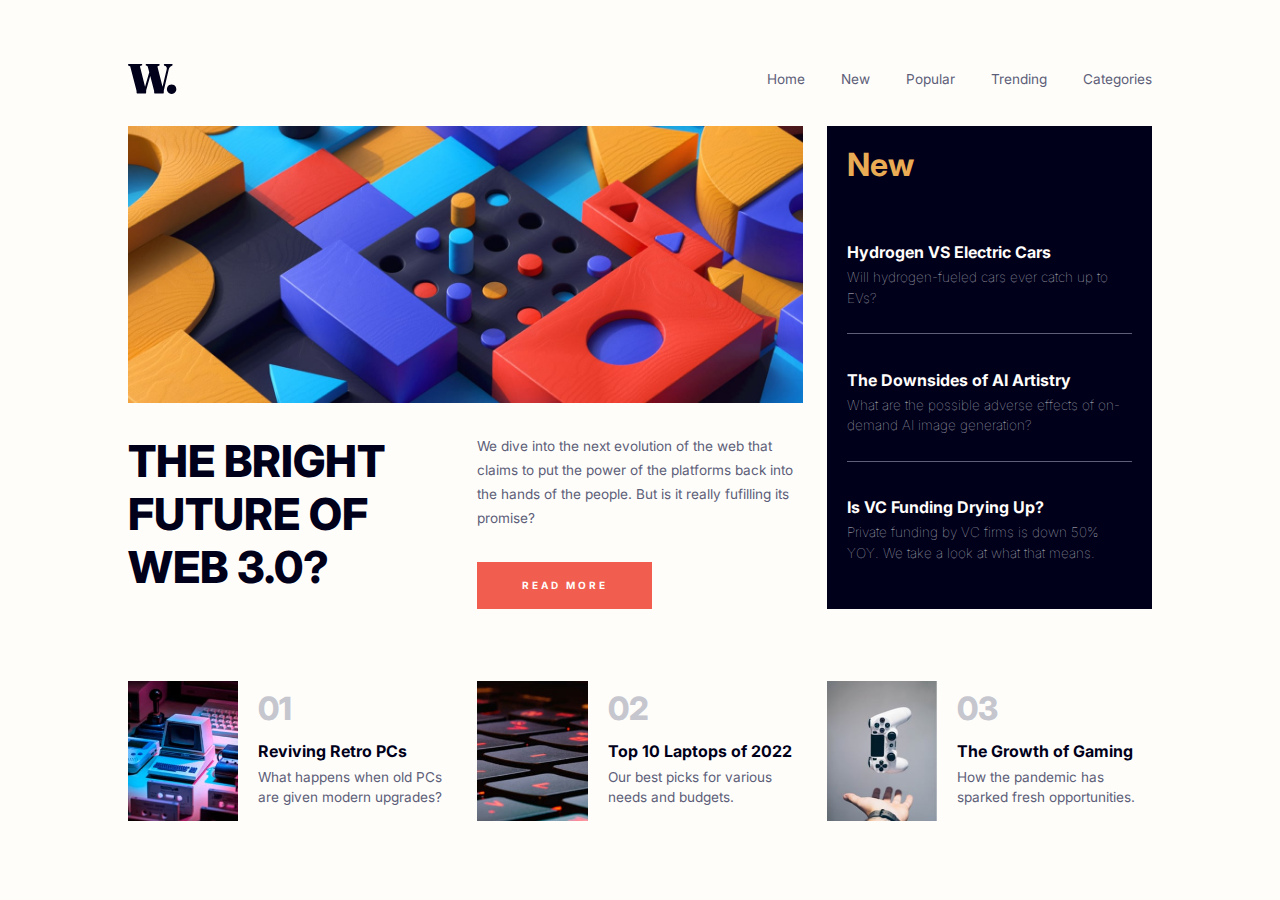
<file: index.html>
<!DOCTYPE html>
<html lang="en">
  <head>
    <meta charset="UTF-8" />
    <meta name="viewport" content="width=device-width, initial-scale=1.0" />
    <!-- displays site properly based on user's device -->

    <link
      rel="icon"
      type="image/png"
      sizes="32x32"
      href="./assets/images/favicon-32x32.png"
    />
    <link rel="preconnect" href="https://fonts.googleapis.com" />
    <link rel="preconnect" href="https://fonts.gstatic.com" crossorigin />
    <link
      href="https://fonts.googleapis.com/css2?family=Inter:wght@400;700;800&display=swap"
      rel="stylesheet"
    />
    <link rel="stylesheet" href="style.css" />

    <title>Frontend Mentor | News homepage</title>

    <!-- Feel free to remove these styles or customise in your own stylesheet 👍 -->
    <style>
      .attribution {
        font-size: 11px;
        text-align: center;
      }
      .attribution a {
        color: hsl(228, 45%, 44%);
      }
    </style>
  </head>
  <body>
    <div class="overlay"></div>
    <header class="topBar flex">
      <div class="logoBox">
        <img src="./assets/images/logo.svg" alt="W." class="logoImg" />
      </div>
      <nav class="navContainer">
        <ul class="navList flex">
          <li class="navLi"><a href="#" class="navLink">Home</a></li>
          <li class="navLi"><a href="#new" class="navLink">New</a></li>
          <li class="navLi"><a href="#popular" class="navLink">Popular</a></li>
          <li class="navLi">
            <a href="#trending" class="navLink">Trending</a>
          </li>
          <li class="navLi"><a href="#" class="navLink">Categories</a></li>
        </ul>
        <img
          src="./assets/images/icon-menu.svg"
          alt="icon-menu"
          class="menuOpen"
        />
      </nav>
      <div class="mobileNav">
        <img
          src="./assets/images/icon-menu-close.svg"
          alt="Close"
          class="mobileCloseBtn"
        />
        <ul class="navList mobileNavList flex">
          <li class="navLi"><a href="#" class="navLink mobileLink">Home</a></li>
          <li class="navLi">
            <a href="#new" class="navLink mobileLink">New</a>
          </li>
          <li class="navLi">
            <a href="#popular" class="navLink mobileLink">Popular</a>
          </li>
          <li class="navLi">
            <a href="#trending" class="navLink mobileLink">Trending</a>
          </li>
          <li class="navLi">
            <a href="#" class="navLink mobileLink">Categories</a>
          </li>
        </ul>
      </div>
    </header>
    <main class="siteContainer grid">
      <div class="groupContainer heroGroup grid">
        <div class="imgContainer mainImgContainer">
          <picture class="web3Picture pictureContainer">
            <source
              media="(min-width: 700px)"
              srcset="./assets/images/image-web-3-desktop.jpg"
            />
            <img
              src="./assets/images/image-web-3-mobile.jpg"
              alt="web3 Image"
            />
          </picture>
        </div>
        <h1 class="largeTitle sectionTitle">The Bright Future of Web 3.0?</h1>
        <div class="sectionText">
          <p class="sectionPara mainPara">
            We dive into the next evolution of the web that claims to put the
            power of the platforms back into the hands of the people. But is it
            really fufilling its promise?
          </p>
          <button class="readMoreBtn">read more</button>
        </div>
      </div>
      <div class="groupContainer asideGroup grid" id="new">
        <h2 class="sectionTitle mediumTitle">New</h2>
        <div class="asideArticle flex">
          <a href="#" class="articleLink"
            ><h3 class="smallTitle articleTitle">
              Hydrogen VS Electric Cars
            </h3></a
          >

          <p class="subheading asideSubheading">
            Will hydrogen-fueled cars ever catch up to EVs?
          </p>
        </div>
        <div class="asideArticle flex">
          <a href="#" class="articleLink"
            ><h3 class="smallTitle articleTitle">
              The Downsides of AI Artistry
            </h3></a
          >

          <p class="subheading asideSubheading">
            What are the possible adverse effects of on-demand AI image
            generation?
          </p>
        </div>
        <div class="asideArticle flex">
          <a href="#" class="articleLink"
            ><h3 class="smallTitle articleTitle">
              Is VC Funding Drying Up?
            </h3></a
          >
          <p class="subheading asideSubheading">
            Private funding by VC firms is down 50% YOY. We take a look at what
            that means.
          </p>
        </div>
      </div>
      <div class="groupContainer topArticles grid" id="popular">
        <div class="articleBox flex">
          <img
            src="./assets/images/image-retro-pcs.jpg"
            alt="Retro PC"
            class="articleImg"
          />
          <div class="articleInfo flex">
            <h2 class="rank">01</h2>
            <a href="#" class="articleLink">
              <h3 class="smallTitle articleTitle">Reviving Retro PCs</h3>
            </a>

            <p class="subheading">
              What happens when old PCs are given modern upgrades?
            </p>
          </div>
        </div>
        <div class="articleBox flex">
          <img
            src="./assets/images/image-top-laptops.jpg"
            alt="Top laptops"
            class="articleImg"
          />
          <div class="articleInfo flex">
            <h2 class="rank">02</h2>
            <a href="#" class="articleLink">
              <h3 class="smallTitle articleTitle">Top 10 Laptops of 2022</h3>
            </a>

            <p class="subheading">
              Our best picks for various needs and budgets.
            </p>
          </div>
        </div>
        <div class="articleBox flex">
          <img
            src="./assets/images/image-gaming-growth.jpg"
            alt="Gaming Growth"
            class="articleImg"
          />
          <div class="articleInfo flex">
            <h2 class="rank">03</h2>
            <a href="#" class="articleLink">
              <h3 class="smallTitle articleTitle">The Growth of Gaming</h3>
            </a>

            <p class="subheading">
              How the pandemic has sparked fresh opportunities.
            </p>
          </div>
        </div>
      </div>
    </main>
    <script src="script.js"></script>
  </body>
</html>
</file>
<file: style.css>
/*@import url("https://fonts.googleapis.com/css2?family=Inter:wght@400;700;800&display=swap");
*/
/* Box sizing rules */
*,
*::before,
*::after {
  box-sizing: border-box;
}

/* Remove default margin */
* {
  margin: 0;
  padding: 0;
  font: inherit;
}

/* Remove list styles on ul, ol elements with a list role, which suggests default styling will be removed */
ul[role="list"],
ol[role="list"] {
  list-style: none;
}

/* Set core root defaults */
html:focus-within {
  scroll-behavior: smooth;
}

/* Set core body defaults */
body {
  height: 100%;
  text-rendering: optimizeSpeed;
  line-height: 1.5;
}

/* A elements that don't have a class get default styles */
a:not([class]) {
  text-decoration-skip-ink: auto;
}

/* Make images easier to work with */
img,
picture,
svg {
  max-width: 100%;
  display: block;
}

/* Remove all animations, transitions and smooth scroll for people that prefer not to see them */
@media (prefers-reduced-motion: reduce) {
  html:focus-within {
    scroll-behavior: auto;
  }

  *,
  *::before,
  *::after {
    animation-duration: 0.01ms !important;
    animation-iteration-count: 1 !important;
    transition-duration: 0.01ms !important;
    scroll-behavior: auto !important;
  }
}

/* styling for webpage */

:root {
  /*primary colors*/
  --soft-orange: hsl(35, 77%, 62%);
  --soft-red: hsl(5, 85%, 63%);
  /*neutral colors*/
  --off-white: hsl(36, 100%, 99%);
  --grayish-blue: hsl(233, 8%, 79%);
  --dark-grayish-blue: hsl(236, 13%, 42%);
  --very-dark-blue: hsl(240, 100%, 5%);
  /*padding and margins*/
  --site-padding: 0.85rem;
  --column-gap: 1rem;
  --row-gap: 3.25rem;
  --font-size: 1rem;
}

html {
  scroll-behavior: smooth;
}

body {
  font-family: "Inter", sans-serif;
  background-color: var(--off-white);
  color: var(--dark-grayish-blue);
  width: 100vw;
  padding: var(--site-padding);
}

p {
  font-size: 0.85rem;
}

.largeTitle {
  font-weight: 800;
  font-size: 2.75rem;
  line-height: 1.2;
  color: var(--very-dark-blue);
  text-transform: uppercase;
}

.mediumTitle {
  font-weight: 700;
  font-size: 2rem;
  line-height: 1.2;
  color: var(--soft-orange);
}

.smallTitle {
  font-weight: 700;
  font-size: 1.25rem;
  line-height: 1.2;
}

.flex {
  display: flex;
}

.grid {
  display: grid;
}

/* button styling */

button {
  background-color: var(--soft-red);
  color: var(--off-white);
  text-transform: uppercase;
  font-weight: 700;
  font-size: 0.625rem;
  letter-spacing: 3px;
  padding: 1rem;
  width: 100%;
  max-width: 175px;
  box-shadow: none;
  border: none;
  cursor: pointer;
}

button:active,
button:hover,
button:focus {
  background-color: var(--very-dark-blue);
}

/* links */

a {
  text-decoration: none;
  color: inherit;
  cursor: pointer;
}

a:visited {
  color: inherit;
  text-emphasis: none;
  text-decoration: none;
}

/* header */

.topBar {
  width: 100%;
  max-width: 1440px;
  height: 30px;
  align-items: center;
  justify-content: space-between;
  margin-bottom: 20px;
}

.logoBox {
  height: 100%;
  margin-right: 50px;
  overflow: hidden;
}

.logoImg {
  height: 100%;
}

.navList {
  display: none;
  align-items: center;
  column-gap: 5px;
  margin: 0;
  padding: 0;
  list-style: none;
}

.navLi {
  font-size: 0.85rem;
  text-align: center;
}

.navLink {
  width: 100%;
  height: 100%;
  color: inherit;
}

.navLink:hover,
.navLink:focus,
.navLink:active {
  color: var(--soft-red);
}

.menuOpen,
.mobileCloseBtn {
  cursor: pointer;
  width: 30px;
  height: 100%;
}

.mobileNav {
  position: fixed;
  z-index: 50;
  right: 0px;
  top: 0;
  bottom: 0;
  height: 100vh;
  width: 65vw;
  min-width: 150px;
  max-width: 400px;
  display: flex;
  flex-direction: column;
  align-items: flex-end;
  padding: 1.5rem;
  background-color: var(--off-white);
  -webkit-font-smoothing: antialiased;
  transform-origin: 0% 0%;
  transform: translate(100%, 0);
  transition: transform 0.25s ease-in-out;
}

.mobileNav.active {
  transform: none;
}

/*overlay*/

.overlay {
  position: fixed;
  width: 100vw;
  height: 100vh;
  z-index: -1;
  top: 0;
  left: 0;
  bottom: 0;
  right: 0;
  background-color: rgba(5, 5, 5, 0.7);
  opacity: 0;
  transition: opacity 0.5s cubic-bezier(0.77, 0.2, 0.05, 1);
}

.overlay.active {
  opacity: 1;
  z-index: 10;
}

.mobileCloseBtn {
  margin-bottom: 4rem;
  width: 30px;
  height: 30px;
}

.mobileNav .navList {
  width: 100%;
  display: flex;
  flex-direction: column;
  text-align: left;
  align-items: flex-start;
  row-gap: 1.5rem;
  font-size: 1rem;
  color: var(--very-dark-blue);
}

.mobileNav .navLi {
  font-size: 1rem;
}

/* main site styling */

.siteContainer {
  width: 100%;
  max-width: 1440px;
  grid-template-columns: minmax(250px, 1fr);
  row-gap: var(--row-gap);
  padding-bottom: 25%;
}

.groupContainer {
  width: 100%;
  grid-template-columns: 1fr;
  row-gap: 10px;
  text-align: left;
}

.heroGroup p {
  margin-bottom: 2rem;
  line-height: 1.75;
}

.asideGroup {
  background-color: var(--very-dark-blue);
  padding: 20px;
}

.asideGroup .sectionTitle {
  margin: 0px 0px;
}

.asideArticle {
  position: relative;
  flex-direction: column;
  width: 100%;
  row-gap: 5px;
  margin: 15px 0px;
  justify-content: center;
}

.asideGroup .articleLink {
  color: var(--off-white);
}

.asideGroup {
  color: var(--grayish-blue);
  font-weight: lighter;
}

.asideGroup .articleLink:hover,
.asideGroup .articleLink:focus,
.asideGroup .articleLink:active {
  color: var(--soft-orange);
}

.articleTitle {
  font-size: 1rem;
}

.subheading {
  font-size: 0.85rem;
  line-height: 1.5;
}

.asideArticle:nth-child(2)::after,
.asideArticle:nth-child(3)::after {
  content: " ";
  display: block;
  position: absolute;
  height: 1px;
  background: var(--dark-grayish-blue);
  width: 100%;
  bottom: -15px;
}

/*article boxes*/
.topArticles {
  row-gap: 25px;
}

.articleBox {
  width: 100%;
  height: 140px;
  column-gap: 20px;
}

.articleImg {
  height: 100%;
}

.articleInfo {
  width: 100%;
  flex-direction: column;
  align-items: flex-start;
  line-height: 1.75;
  row-gap: 5px;
  justify-content: flex-start;
}

.rank {
  color: var(--grayish-blue);
  font-size: 2rem;
  font-weight: 800;
  margin: 0;
  line-height: 1.75;
}

.topArticles .articleLink {
  color: var(--very-dark-blue);
}

.topArticles .articleLink:hover,
.topArticles .articleLink:focus,
.topArticles .articleLink:active {
  color: var(--soft-red);
}

@media only screen and (min-width: 768px) {
  :root {
    --column-gap: 1.25rem;
    --site-desktop-padding-side: 5%;
    --side-desktop-padding-top-bottom: 5%;
  }

  body {
    padding: var(--side-desktop-padding-top-bottom)
      var(--site-desktop-padding-side);
  }

  .topBar {
    margin-bottom: 2rem;
  }

  .menuOpen {
    display: none;
  }

  .navList {
    display: flex;
    align-items: center;
    column-gap: 2.25rem;
  }

  .mobileNav,
  .overlay {
    display: none;
  }

  .siteContainer {
    grid-template-columns: repeat(3, minmax(200px, 1fr));
    grid-column-gap: var(--column-gap);
    grid-row-gap: var(--row-gap);
    align-items: flex-start;
    padding-bottom: unset;
  }

  .heroGroup {
    grid-column: 1 / 3;
    grid-row: 1 / 3;
    grid-template-columns: repeat(2, 1fr);
    grid-column-gap: var(--column-gap);
    grid-row-gap: 2rem;
  }

  .heroGroup .imgContainer {
    height: fit-content;
    object-fit: cover;
    grid-column: 1 / 3;
    grid-row: 1;
  }

  .heroGroup .sectionTitle {
    grid-column: 1;
  }

  .heroGroup .sectionText {
    grid-column: 2;
  }

  .asideGroup {
    grid-column: 3;
    grid-row: 1 / 3;
    height: 100%;
  }

  .topArticles {
    grid-row: 3;
    grid-column: 1 / 4;
    grid-template-columns: repeat(auto-fit, minmax(300px, 1fr));
    grid-column-gap: var(--column-gap);
  }
}

@media only screen and (min-width: 1200px) {
  :root {
    --column-gap: 1.5rem;
    --row-gap: 4.5rem;
    --site-desktop-padding-side: 10%;
    --side-desktop-padding-top-bottom: 5%;
  }
}
</file>
